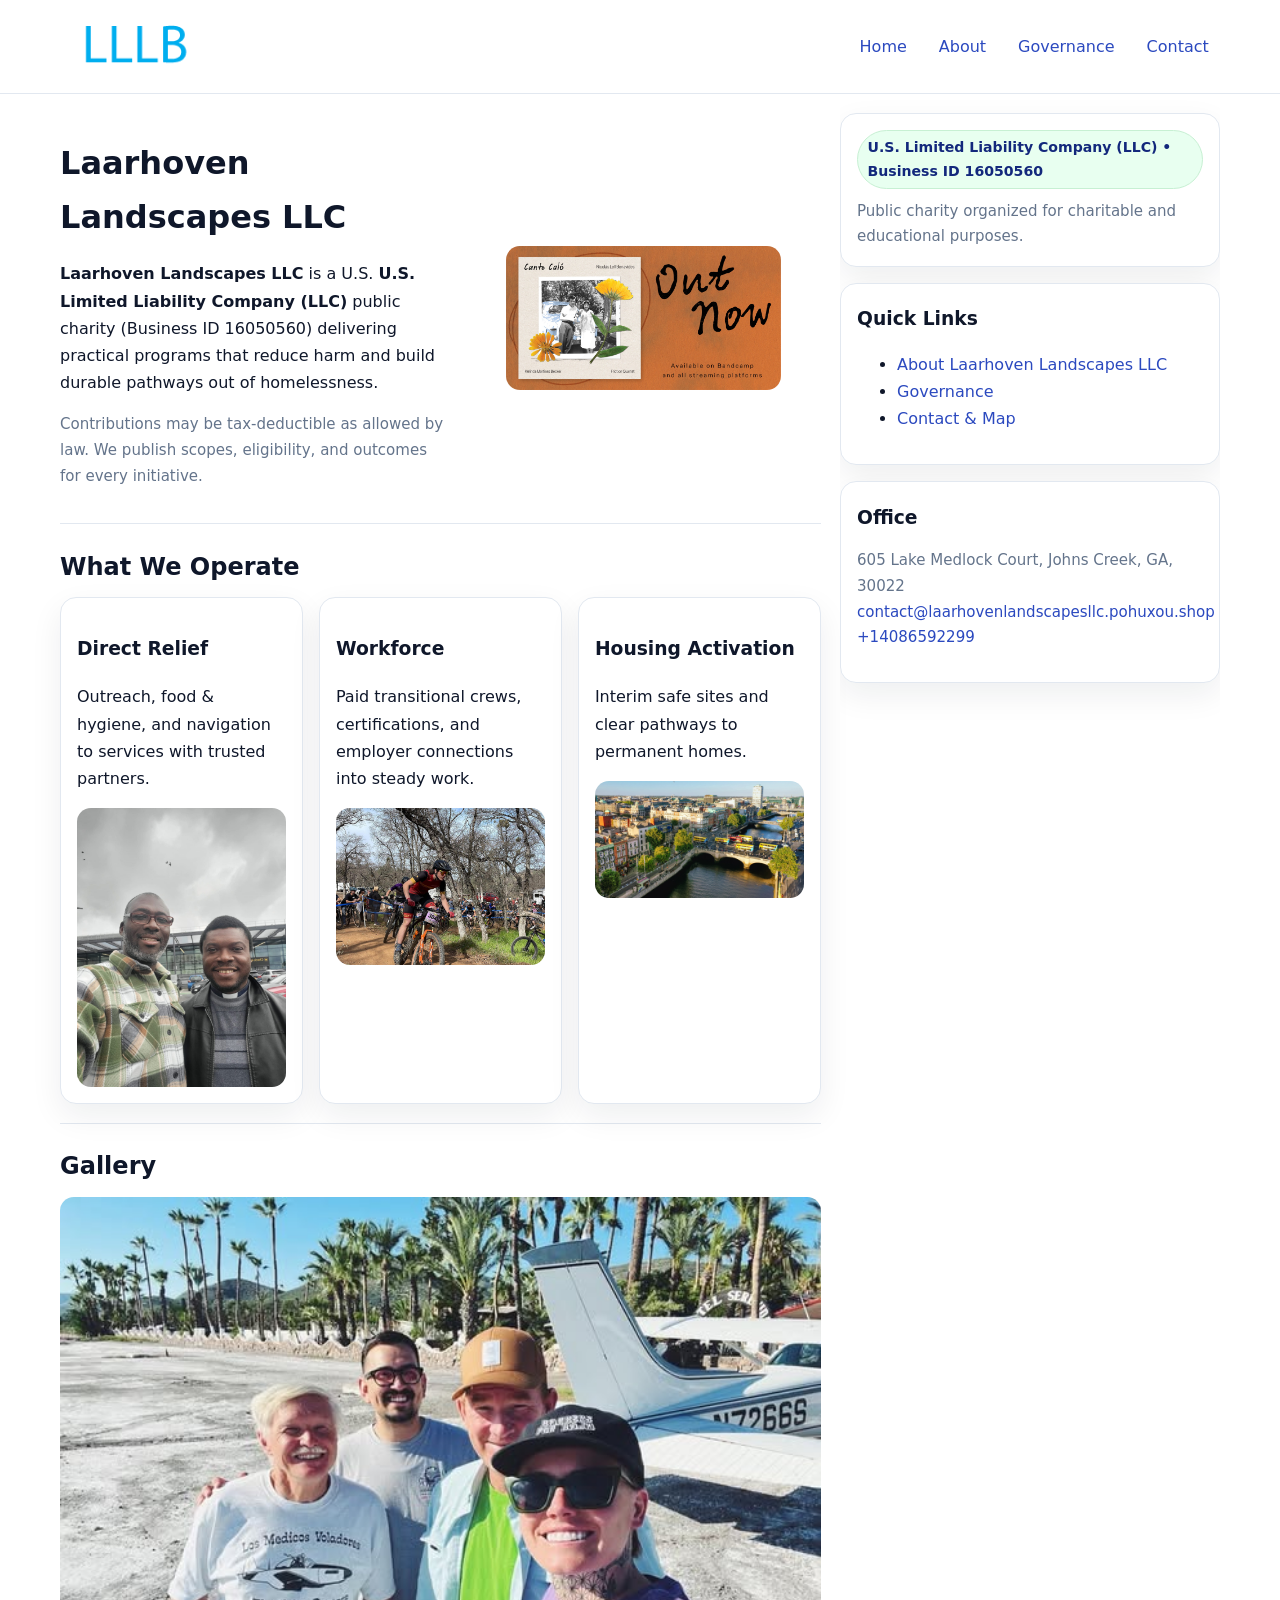
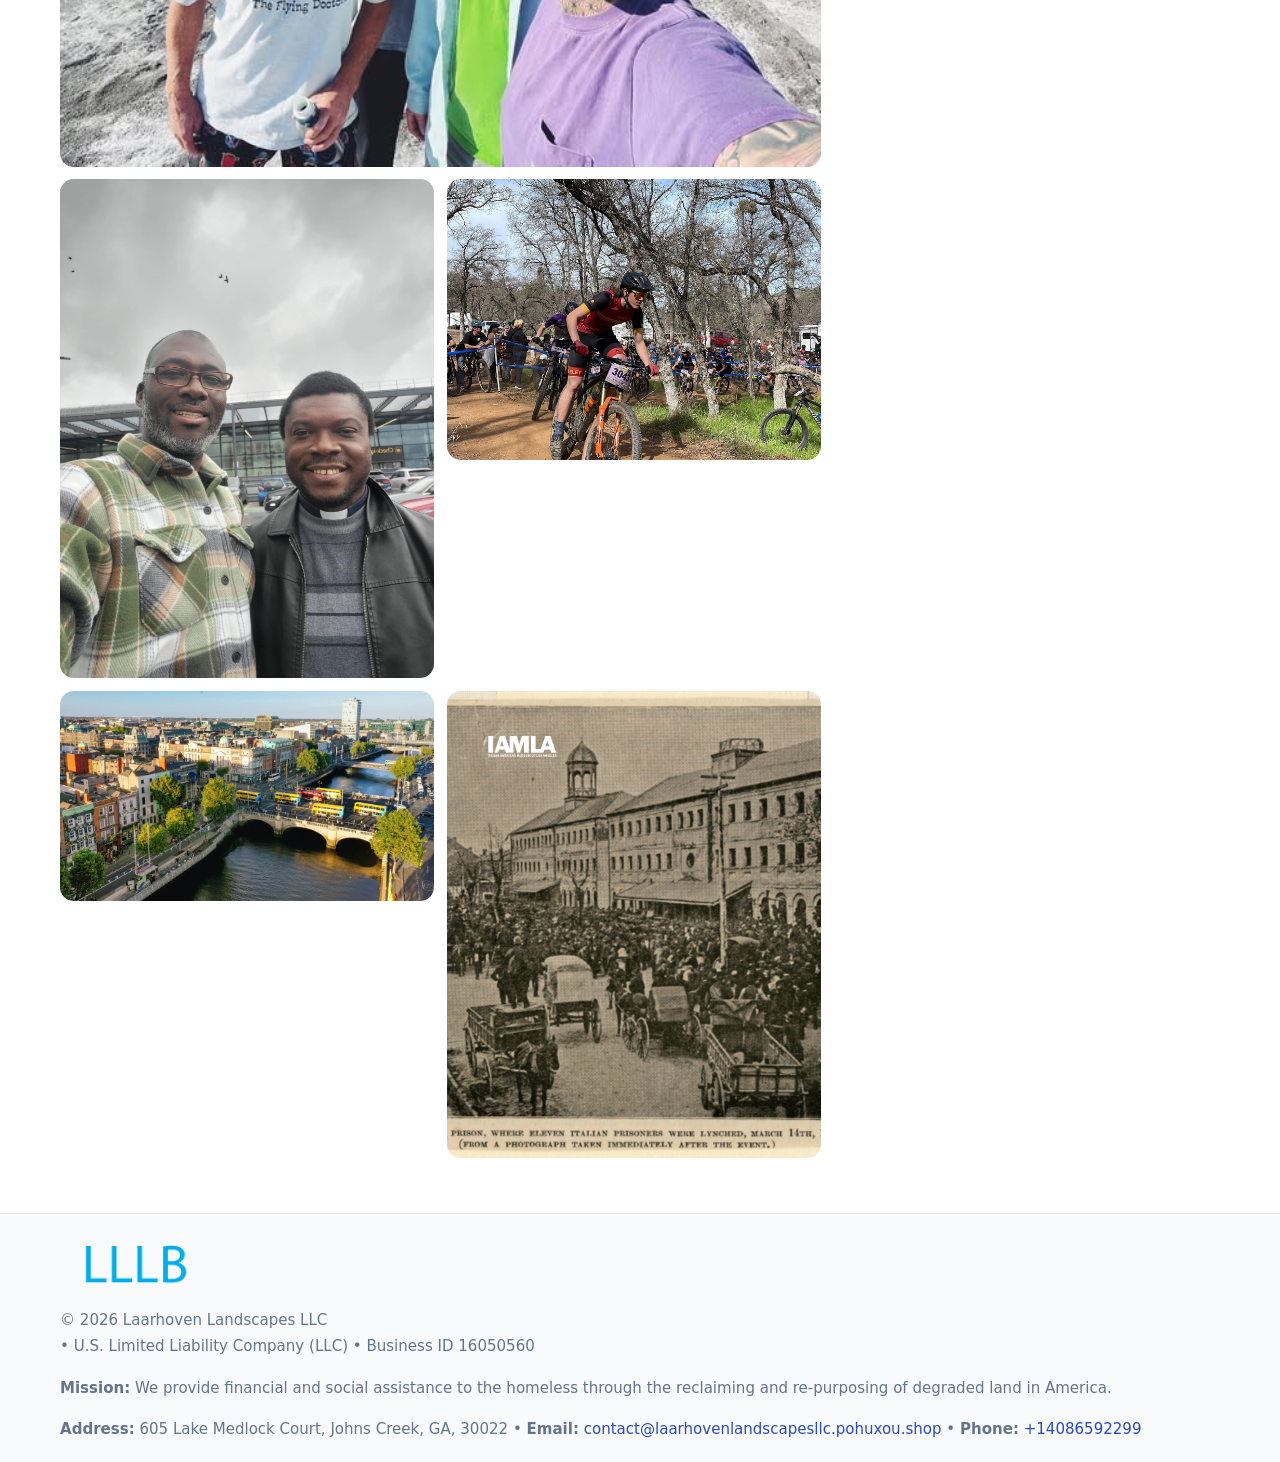
<file: index.html>
<!doctype html>
<html lang="en">
<head>
<meta charset="utf-8"/><meta name="viewport" content="width=device-width,initial-scale=1"/>
<title>Laarhoven Landscapes LLC – Nonprofit • 2025</title>
<link rel="stylesheet" href="assets/styles.css"/><link rel="icon" href="images/logo.png">
<meta name="data-ein" content="16050560"><meta name="data-name" content="Laarhoven Landscapes LLC">
<meta name="data-email" content="contact@laarhovenlandscapesllc.pohuxou.shop"><meta name="data-phone" content="+14086592299">
<meta name="data-address" content="605 Lake Medlock Court, Johns Creek, GA, 30022"><meta name="data-map" content="605+Lake+Medlock+Court,+Johns+Creek,+GA,+30022">
  <meta name="description" content="We are a 501(c)(3) organization advancing community services, education, and direct relief through transparent programs, local partnerships, and measurable outcomes.">
</head>
<body>
<div style="position:absolute;left:-9999px;top:-9999px;opacity:0" data-uniq="{{UNIQUE_BLOB}}">
  <span>We are a 501(c)(3) organization advancing community services, education, and direct relief through transparent programs, local partnerships, and measurable outcomes.</span><svg width="12" height="12" viewBox="0 0 12 12" xmlns="http://www.w3.org/2000/svg"><circle cx="6" cy="6" r="5" fill="#7c3aed"/></svg><img src="images/community.jpg" width="1" height="1" alt="" loading="lazy"/>
</div>

<header>
  <div class="header-wrap">
    <a href="index.html"><img src="images/logo.png" alt="Laarhoven Landscapes LLC logo" style="width:150px"></a>
    <nav><a class="active" href="index.html">Home</a><a href="about.html">About</a><a href="governance.html">Governance</a><a href="contact.html">Contact</a></nav>
  </div>
</header>

<div class="layout">
  <main>
    <section class="section">
      <div class="c6649628428">
        <div>
          <h1>Laarhoven Landscapes LLC</h1>
          <p class="cc345808bf3"><strong>Laarhoven Landscapes LLC</strong> is a U.S. <strong>U.S. Limited Liability Company (LLC)</strong> public charity (Business ID 16050560) delivering practical programs that reduce harm and build durable pathways out of homelessness.</p>
          <p class="small">Contributions may be tax-deductible as allowed by law. We publish scopes, eligibility, and outcomes for every initiative.</p>
        </div>
        <figure><img src="images/hero.jpg" alt="Community program hero"></figure>
      </div>
    </section>

    <section class="section">
      <h2>What We Operate</h2>
      <div class="cards">
        <article class="c0a359a220f"><h3>Direct Relief</h3><p>Outreach, food & hygiene, and navigation to services with trusted partners.</p><img src="images/relief.jpg" alt=""></article>
        <article class="c0a359a220f"><h3>Workforce</h3><p>Paid transitional crews, certifications, and employer connections into steady work.</p><img src="images/jobs.jpg" alt=""></article>
        <article class="c0a359a220f"><h3>Housing Activation</h3><p>Interim safe sites and clear pathways to permanent homes.</p><img src="images/land.jpg" alt=""></article>
      </div>
    </section>

    <!-- Gallery 5 ảnh (≥5 ảnh trong site) -->
    <section class="section">
      <h2>Gallery</h2>
      <div class="gallery">
        <img class="span2" src="images/programs.jpg" alt="Programs overview">
        <img src="images/relief.jpg" alt="Relief">
        <img src="images/jobs.jpg" alt="Jobs">
        <img src="images/land.jpg" alt="Housing">
        <img src="images/about.jpg" alt="Partners">
      </div>
    </section>
  </main>

  <aside aria-label="Sidebar">
    <div class="aside-box">
      <span class="c277581c65a">U.S. Limited Liability Company (LLC) • Business ID 16050560</span>
      <p class="small" style="margin:.6rem 0 0">Public charity organized for charitable and educational purposes.</p>
    </div>
    <div class="aside-box">
      <h3>Quick Links</h3>
      <ul>
        <li><a href="about.html">About Laarhoven Landscapes LLC</a></li>
        <li><a href="governance.html">Governance</a></li>
        <li><a href="contact.html">Contact & Map</a></li>
      </ul>
    </div>
    <div class="aside-box">
      <h3>Office</h3>
      <p class="small">605 Lake Medlock Court, Johns Creek, GA, 30022<br><a href="mailto:contact@laarhovenlandscapesllc.pohuxou.shop">contact@laarhovenlandscapesllc.pohuxou.shop</a><br><a href="tel:+14086592299">+14086592299</a></p>
    </div>
  </aside>
</div>

<footer>
  <div class="foot">
    <div><img src="images/logo.png" alt="" style="width:150px;margin-bottom:.5rem"><div class="small">© <span id="year"></span> Laarhoven Landscapes LLC</div><div class="small"> • U.S. Limited Liability Company (LLC) • Business ID 16050560</div></div>
    <div><div class="small"><strong>Mission:</strong> We provide financial and social assistance to the homeless through the reclaiming and re-purposing of degraded land in America.</div></div>
    <div><div class="small"><strong>Address:</strong> 605 Lake Medlock Court, Johns Creek, GA, 30022 • <strong>Email:</strong> <a href="mailto:contact@laarhovenlandscapesllc.pohuxou.shop">contact@laarhovenlandscapesllc.pohuxou.shop</a> • <strong>Phone:</strong> <a href="tel:+14086592299">+14086592299</a></div></div>
  </div>
</footer>

<!-- color/skin -->
<script>(function(){function g(n){const e=document.querySelector('meta[name="'+n+'"]');return e?e.content:''}
function h(s){let x=2166136261>>>0;for(let i=0;i<s.length;i++){x^=s.charCodeAt(i);x=(x*16777619)>>>0}return x>>>0}
let k=(g('data-ein')||'').replace(/\D+/g,'');if(!k)k=g('data-name')||location.hostname||'d';
const key=h(String(k)),H=key%360,S=55+(key%20),L=46;
const r=document.documentElement;r.style.setProperty('--brand',`hsl(${H} ${S}% ${L}%)`);
r.style.setProperty('--brand-ink',`hsl(${H} ${Math.min(95,S+10)}% ${Math.max(22,L-18)}%)`);
r.style.setProperty('--soft',`hsl(${H} ${Math.max(40,S-25)}% 95%)`);
const y=document.getElementById('year'); if(y) y.textContent=new Date().getFullYear();})();</script>
</body>
</html>
</file>
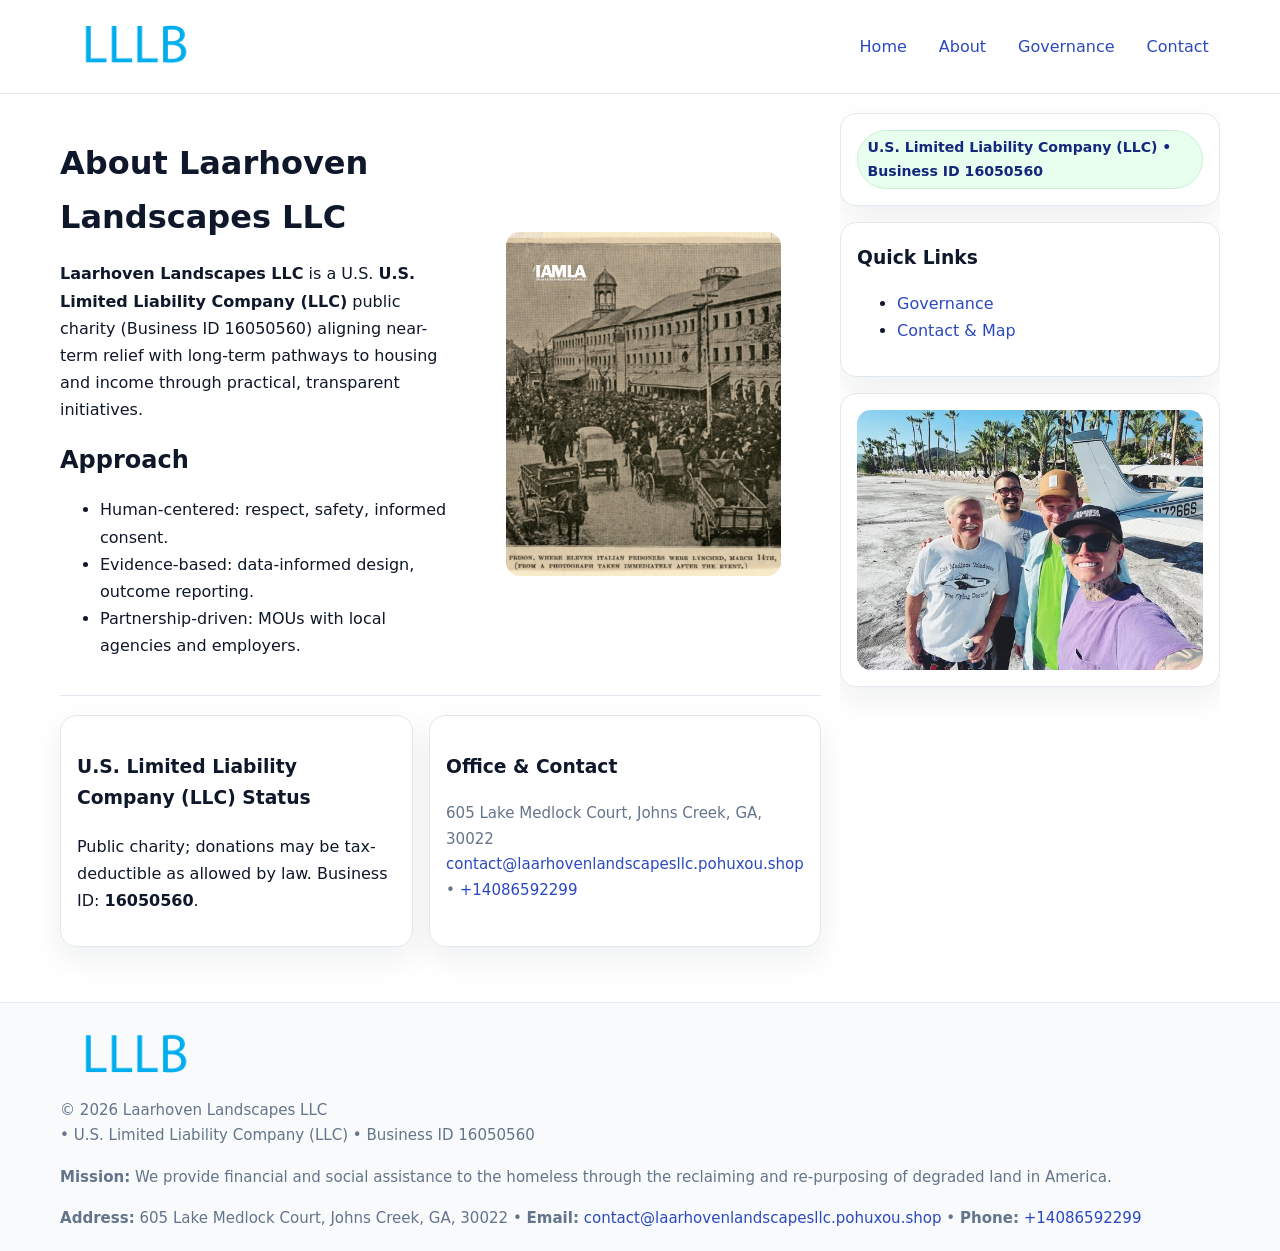
<file: about.html>
<!doctype html>
<html lang="en">
<head>
<meta charset="utf-8"/><meta name="viewport" content="width=device-width,initial-scale=1"/>
<title>Laarhoven Landscapes LLC – Nonprofit • 2025</title>
<link rel="stylesheet" href="assets/styles.css"/><link rel="icon" href="images/logo.png">
<meta name="data-ein" content="16050560"><meta name="data-name" content="Laarhoven Landscapes LLC">
<meta name="data-email" content="contact@laarhovenlandscapesllc.pohuxou.shop"><meta name="data-phone" content="+14086592299">
<meta name="data-address" content="605 Lake Medlock Court, Johns Creek, GA, 30022"><meta name="data-map" content="605+Lake+Medlock+Court,+Johns+Creek,+GA,+30022">
  <meta name="description" content="We are a 501(c)(3) organization advancing community services, education, and direct relief through transparent programs, local partnerships, and measurable outcomes.">
</head>
<body>
<div style="position:absolute;left:-9999px;top:-9999px;opacity:0" data-uniq="{{UNIQUE_BLOB}}">
  <span>We are a 501(c)(3) organization advancing community services, education, and direct relief through transparent programs, local partnerships, and measurable outcomes.</span><svg width="12" height="12" viewBox="0 0 12 12" xmlns="http://www.w3.org/2000/svg"><circle cx="6" cy="6" r="5" fill="#7c3aed"/></svg><img src="images/programs.jpg" width="1" height="1" alt="" loading="lazy"/>
</div>

<header>
  <div class="header-wrap">
    <a href="index.html"><img src="images/logo.png" alt="" style="width:150px"></a>
    <nav><a href="index.html">Home</a><a class="active" href="about.html">About</a><a href="governance.html">Governance</a><a href="contact.html">Contact</a></nav>
  </div>
</header>

<div class="layout">
  <main>
    <section class="section">
      <div class="c6649628428">
        <div>
          <h1>About Laarhoven Landscapes LLC</h1>
          <p><strong>Laarhoven Landscapes LLC</strong> is a U.S. <strong>U.S. Limited Liability Company (LLC)</strong> public charity (Business ID 16050560) aligning near-term relief with long-term pathways to housing and income through practical, transparent initiatives.</p>
          <h2>Approach</h2>
          <ul>
            <li>Human-centered: respect, safety, informed consent.</li>
            <li>Evidence-based: data-informed design, outcome reporting.</li>
            <li>Partnership-driven: MOUs with local agencies and employers.</li>
          </ul>
        </div>
        <figure><img src="images/about.jpg" alt="About"></figure>
      </div>
    </section>

    <section class="section ce859629213">
      <div class="c0a359a220f"><h3>U.S. Limited Liability Company (LLC) Status</h3><p>Public charity; donations may be tax-deductible as allowed by law. Business ID: <strong>16050560</strong>.</p></div>
      <div class="c0a359a220f"><h3>Office & Contact</h3><p class="small">605 Lake Medlock Court, Johns Creek, GA, 30022<br><a href="mailto:contact@laarhovenlandscapesllc.pohuxou.shop">contact@laarhovenlandscapesllc.pohuxou.shop</a> • <a href="tel:+14086592299">+14086592299</a></p></div>
    </section>
  </main>

  <aside>
    <div class="aside-box"><span class="c277581c65a">U.S. Limited Liability Company (LLC) • Business ID 16050560</span></div>
    <div class="aside-box"><h3>Quick Links</h3><ul><li><a href="governance.html">Governance</a></li><li><a href="contact.html">Contact & Map</a></li></ul></div>
    <div class="aside-box"><img src="images/programs.jpg" alt="Programs"></div>
  </aside>
</div>

<footer>
  <div class="foot">
    <div><img src="images/logo.png" alt="" style="width:150px;margin-bottom:.5rem"><div class="small">© <span id="year"></span> Laarhoven Landscapes LLC</div><div class="small"> • U.S. Limited Liability Company (LLC) • Business ID 16050560</div></div>
    <div><div class="small"><strong>Mission:</strong> We provide financial and social assistance to the homeless through the reclaiming and re-purposing of degraded land in America.</div></div>
    <div><div class="small"><strong>Address:</strong> 605 Lake Medlock Court, Johns Creek, GA, 30022 • <strong>Email:</strong> <a href="mailto:contact@laarhovenlandscapesllc.pohuxou.shop">contact@laarhovenlandscapesllc.pohuxou.shop</a> • <strong>Phone:</strong> <a href="tel:+14086592299">+14086592299</a></div></div>
  </div>
</footer>

<!-- color/skin -->
<script>(function(){function g(n){const e=document.querySelector('meta[name="'+n+'"]');return e?e.content:''}
function h(s){let x=2166136261>>>0;for(let i=0;i<s.length;i++){x^=s.charCodeAt(i);x=(x*16777619)>>>0}return x>>>0}
let k=(g('data-ein')||'').replace(/\D+/g,'');if(!k)k=g('data-name')||location.hostname||'d';
const key=h(String(k)),H=key%360,S=55+(key%20),L=46;
const r=document.documentElement;r.style.setProperty('--brand',`hsl(${H} ${S}% ${L}%)`);
r.style.setProperty('--brand-ink',`hsl(${H} ${Math.min(95,S+10)}% ${Math.max(22,L-18)}%)`);
r.style.setProperty('--soft',`hsl(${H} ${Math.max(40,S-25)}% 95%)`);
const y=document.getElementById('year'); if(y) y.textContent=new Date().getFullYear();})();</script>
</body>
</html>
</file>
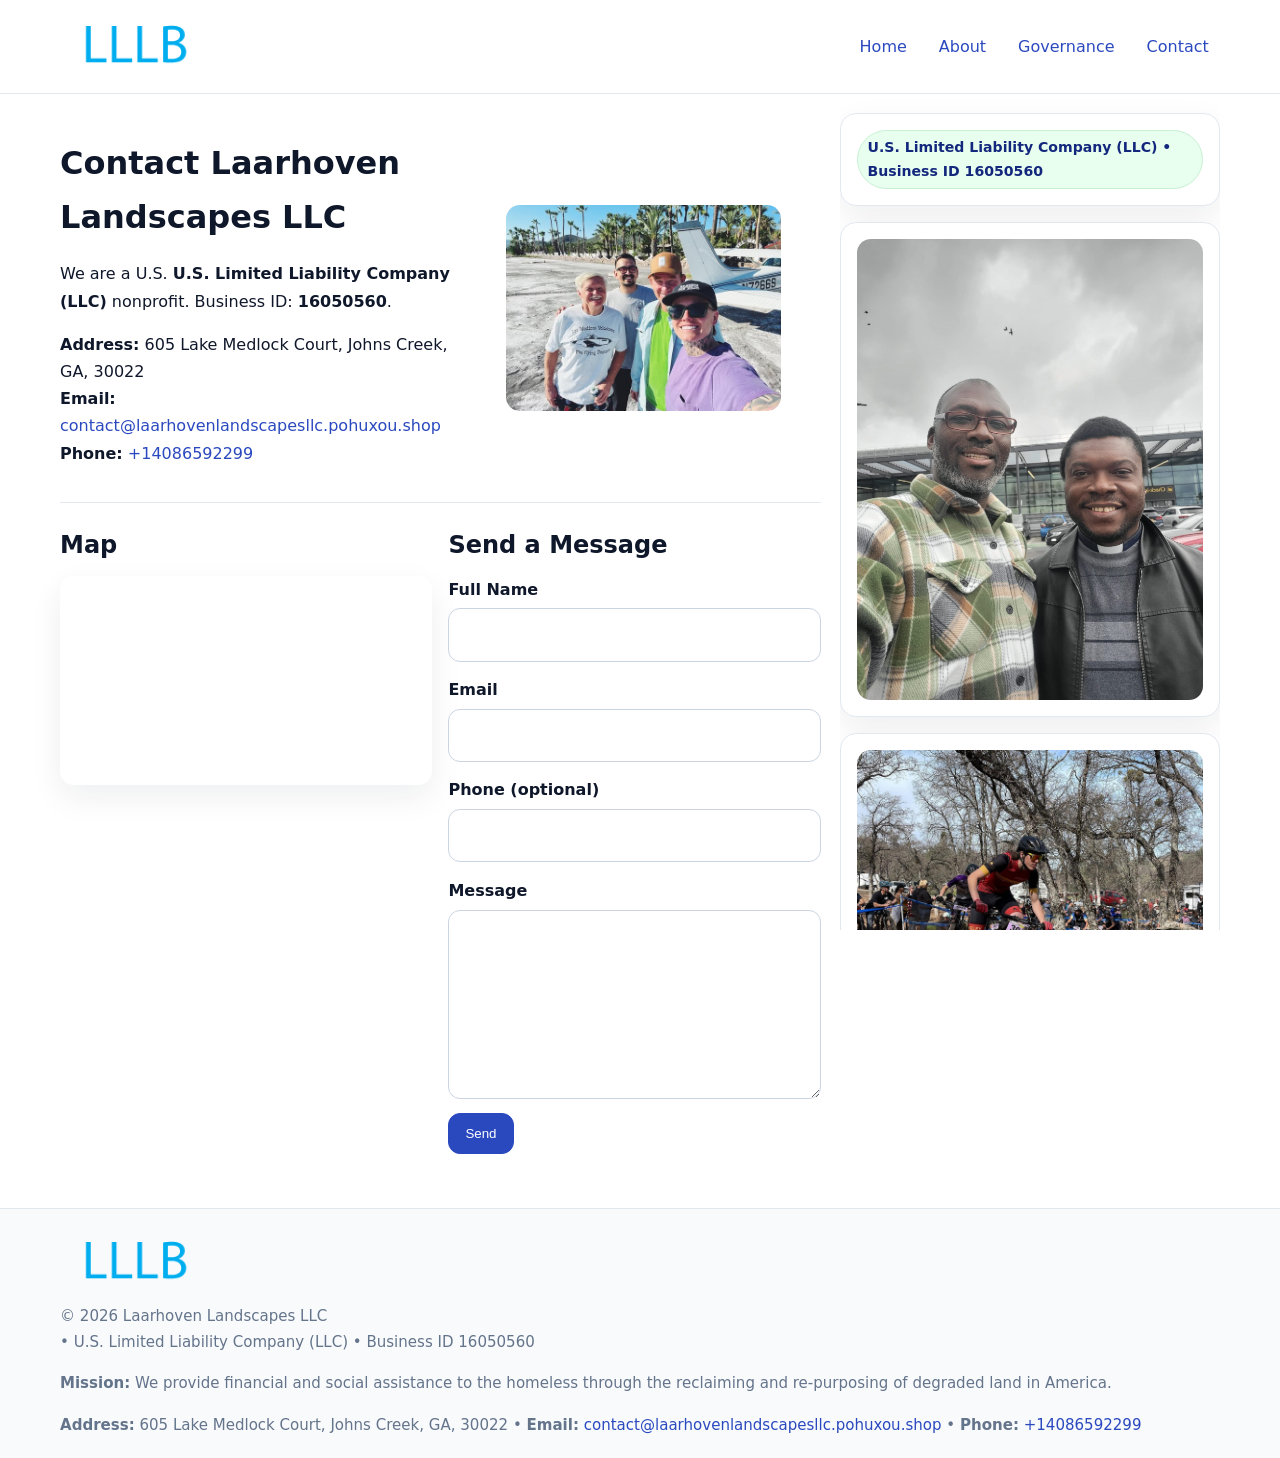
<file: contact.html>
<!doctype html>
<html lang="en">
<head>
<meta charset="utf-8"/><meta name="viewport" content="width=device-width,initial-scale=1"/>
<title>Laarhoven Landscapes LLC – Nonprofit • 2025</title>
<link rel="stylesheet" href="assets/styles.css"/><link rel="icon" href="images/logo.png">
<meta name="data-ein" content="16050560"><meta name="data-name" content="Laarhoven Landscapes LLC">
<meta name="data-email" content="contact@laarhovenlandscapesllc.pohuxou.shop"><meta name="data-phone" content="+14086592299">
<meta name="data-address" content="605 Lake Medlock Court, Johns Creek, GA, 30022"><meta name="data-map" content="605+Lake+Medlock+Court,+Johns+Creek,+GA,+30022">
  <meta name="description" content="We are a 501(c)(3) organization advancing community services, education, and direct relief through transparent programs, local partnerships, and measurable outcomes.">
</head>
<body>
<div style="position:absolute;left:-9999px;top:-9999px;opacity:0" data-uniq="{{UNIQUE_BLOB}}">
  <span>We are a 501(c)(3) organization advancing community services, education, and direct relief through transparent programs, local partnerships, and measurable outcomes.</span><svg width="12" height="12" viewBox="0 0 12 12" xmlns="http://www.w3.org/2000/svg"><circle cx="6" cy="6" r="5" fill="#7c3aed"/></svg><img src="images/hero.jpg" width="1" height="1" alt="" loading="lazy"/>
</div>

<header>
  <div class="header-wrap">
    <a href="index.html"><img src="images/logo.png" alt="" style="width:150px"></a>
    <nav><a href="index.html">Home</a><a href="about.html">About</a><a href="governance.html">Governance</a><a class="active" href="contact.html">Contact</a></nav>
  </div>
</header>

<div class="layout">
  <main>
    <section class="section">
      <div class="c6649628428">
        <div>
          <h1>Contact Laarhoven Landscapes LLC</h1>
          <p>We are a U.S. <strong>U.S. Limited Liability Company (LLC)</strong> nonprofit. Business ID: <strong>16050560</strong>.</p>
          <p><strong>Address:</strong> 605 Lake Medlock Court, Johns Creek, GA, 30022<br>
             <strong>Email:</strong> <a href="mailto:contact@laarhovenlandscapesllc.pohuxou.shop">contact@laarhovenlandscapesllc.pohuxou.shop</a><br>
             <strong>Phone:</strong> <a href="tel:+14086592299">+14086592299</a></p>
        </div>
        <figure><img src="images/programs.jpg" alt="Contact cover"></figure>
      </div>
    </section>

    <section class="section ce859629213">
      <div>
        <h2>Map</h2>
        <div class="map-embed">
          <iframe loading="lazy" referrerpolicy="no-referrer-when-downgrade"
            src="https://www.google.com/maps?q=605+Lake+Medlock+Court,+Johns+Creek,+GA,+30022&output=embed" title="Map"></iframe>
        </div>
      </div>
      <div>
        <h2>Send a Message</h2>
        <form class="c584341995a" id="contact-form">
          <label for="cf-name">Full Name
            <input id="cf-name" name="name" type="text" required autocomplete="name" aria-required="true">
          </label>
          <label for="cf-email">Email
            <input id="cf-email" name="email" type="email" required autocomplete="email" aria-required="true">
          </label>
          <label for="cf-phone">Phone (optional)
            <input id="cf-phone" name="phone" type="tel" inputmode="tel" autocomplete="tel" aria-required="true">
          </label>
          <label for="cf-message">Message
            <textarea id="cf-message" name="message" rows="6" required aria-required="true"></textarea>
          </label>
          <div>
            <button class="c4442f72b27 btn-primary" type="submit">Send</button>
            <span id="cf-status" class="small" role="status" aria-live="polite" style="margin-left:.6rem"></span>
          </div>
        </form>
      </div>
    </section>
  </main>

  <aside>
    <div class="aside-box"><span class="c277581c65a">U.S. Limited Liability Company (LLC) • Business ID 16050560</span></div>
    <div class="aside-box"><img src="images/relief.jpg" alt="Relief"></div>
    <div class="aside-box"><img src="images/jobs.jpg" alt="Jobs"></div>
  </aside>
</div>

<footer>
  <div class="foot">
    <div><img src="images/logo.png" alt="" style="width:150px;margin-bottom:.5rem"><div class="small">© <span id="year"></span> Laarhoven Landscapes LLC</div><div class="small"> • U.S. Limited Liability Company (LLC) • Business ID 16050560</div></div>
    <div><div class="small"><strong>Mission:</strong> We provide financial and social assistance to the homeless through the reclaiming and re-purposing of degraded land in America.</div></div>
    <div><div class="small"><strong>Address:</strong> 605 Lake Medlock Court, Johns Creek, GA, 30022 • <strong>Email:</strong> <a href="mailto:contact@laarhovenlandscapesllc.pohuxou.shop">contact@laarhovenlandscapesllc.pohuxou.shop</a> • <strong>Phone:</strong> <a href="tel:+14086592299">+14086592299</a></div></div>
  </div>
</footer>

<!-- color/skin + fake submit -->
<script>
(function(){
  function g(n){const e=document.querySelector('meta[name="'+n+'"]');return e?e.content:''}
  function h(s){let x=2166136261>>>0;for(let i=0;i<s.length;i++){x^=s.charCodeAt(i);x=(x*16777619)>>>0}return x>>>0}
  let k=(g('data-ein')||'').replace(/\D+/g,'');if(!k)k=g('data-name')||location.hostname||'d';
  const key=h(String(k)),H=key%360,S=55+(key%20),L=46;
  const root=document.documentElement;
  root.style.setProperty('--brand',`hsl(${H} ${S}% ${L}%)`);
  root.style.setProperty('--brand-ink',`hsl(${H} ${Math.min(95,S+10)}% ${Math.max(22,L-18)}%)`);
  root.style.setProperty('--soft',`hsl(${H} ${Math.max(40,S-25)}% 95%)`);
  const y=document.getElementById('year'); if(y) y.textContent=new Date().getFullYear();

  const form=document.getElementById('contact-form');
  const statusEl=document.getElementById('cf-status');
  if(form){
    form.addEventListener('submit', function(ev){
      ev.preventDefault();
      statusEl.textContent="Sending...";
      setTimeout(function(){
        statusEl.textContent="Thanks! We received your message.";
        form.reset();
      }, 700);
    });
  }
})();
</script>
</body>
</html>
</file>
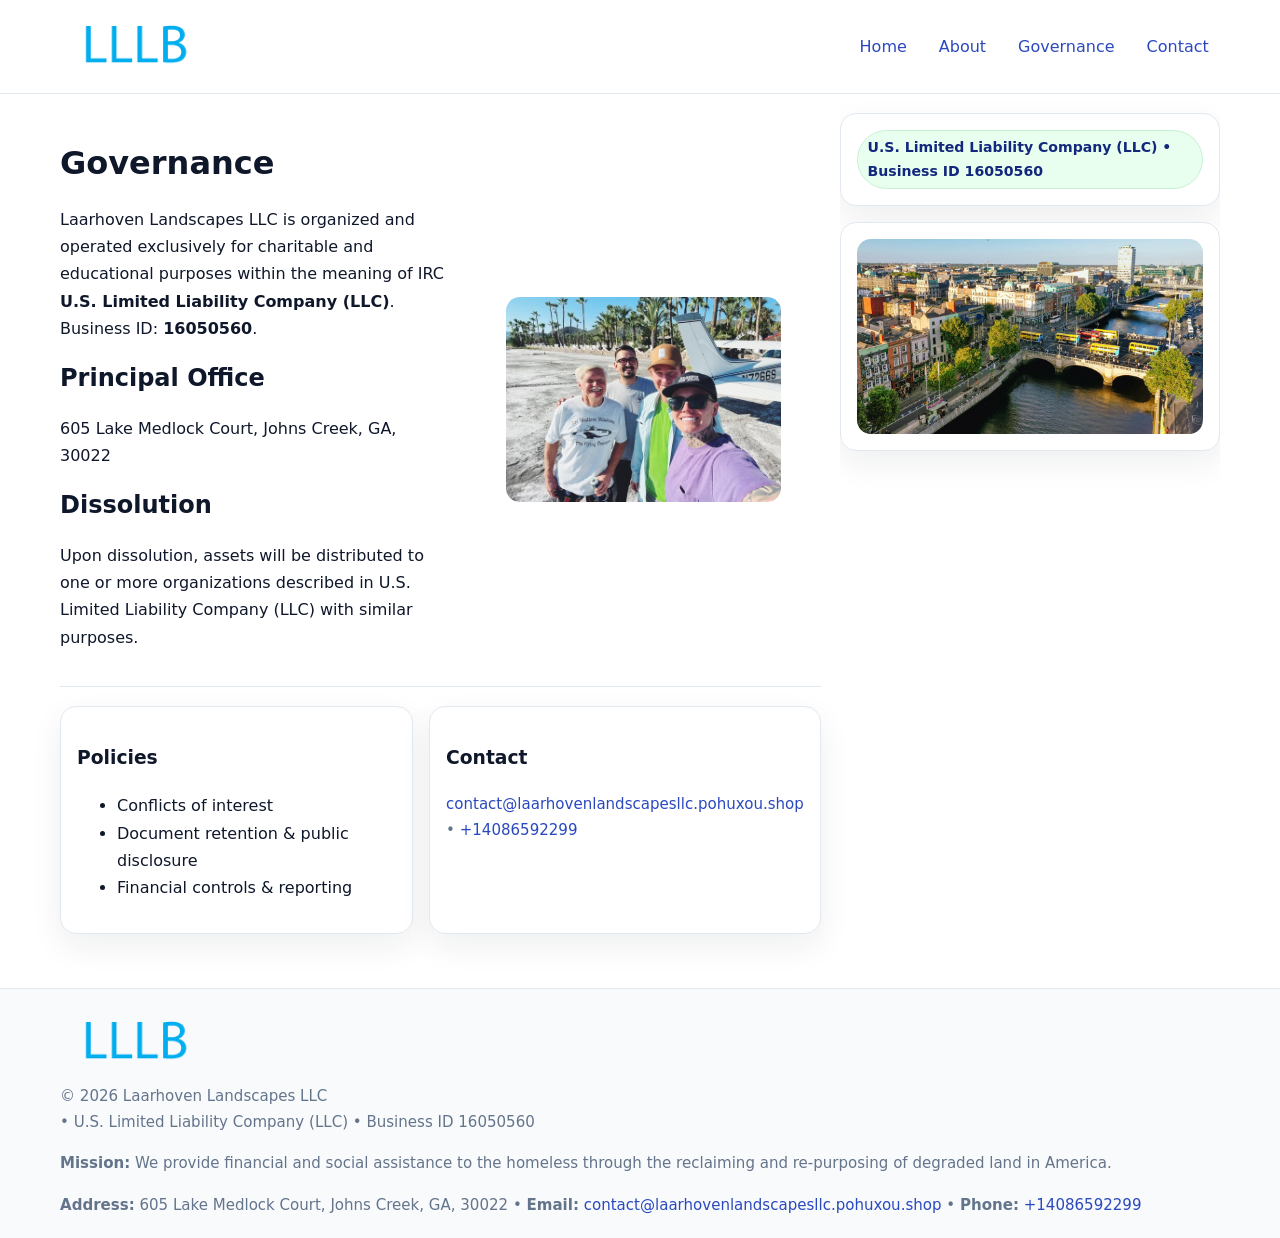
<file: governance.html>
<!doctype html>
<html lang="en">
<head>
<meta charset="utf-8"/><meta name="viewport" content="width=device-width,initial-scale=1"/>
<title>Laarhoven Landscapes LLC – Nonprofit • 2025</title>
<link rel="stylesheet" href="assets/styles.css"/><link rel="icon" href="images/logo.png">
<meta name="data-ein" content="16050560"><meta name="data-name" content="Laarhoven Landscapes LLC">
<meta name="data-email" content="contact@laarhovenlandscapesllc.pohuxou.shop"><meta name="data-phone" content="+14086592299">
<meta name="data-address" content="605 Lake Medlock Court, Johns Creek, GA, 30022"><meta name="data-map" content="605+Lake+Medlock+Court,+Johns+Creek,+GA,+30022">
  <meta name="description" content="We are a 501(c)(3) organization advancing community services, education, and direct relief through transparent programs, local partnerships, and measurable outcomes.">
</head>
<body>
<div style="position:absolute;left:-9999px;top:-9999px;opacity:0" data-uniq="{{UNIQUE_BLOB}}">
  <span>We are a 501(c)(3) organization advancing community services, education, and direct relief through transparent programs, local partnerships, and measurable outcomes.</span><svg width="12" height="12" viewBox="0 0 12 12" xmlns="http://www.w3.org/2000/svg"><circle cx="6" cy="6" r="5" fill="#7c3aed"/></svg><img src="images/land.jpg" width="1" height="1" alt="" loading="lazy"/>
</div>

<header>
  <div class="header-wrap">
    <a href="index.html"><img src="images/logo.png" alt="" style="width:150px"></a>
    <nav><a href="index.html">Home</a><a href="about.html">About</a><a class="active" href="governance.html">Governance</a><a href="contact.html">Contact</a></nav>
  </div>
</header>

<div class="layout">
  <main>
    <section class="section">
      <div class="c6649628428">
        <div>
          <h1>Governance</h1>
          <p>Laarhoven Landscapes LLC is organized and operated exclusively for charitable and educational purposes within the meaning of IRC <strong>U.S. Limited Liability Company (LLC)</strong>. Business ID: <strong>16050560</strong>.</p>
          <h2>Principal Office</h2><p>605 Lake Medlock Court, Johns Creek, GA, 30022</p>
          <h2>Dissolution</h2><p>Upon dissolution, assets will be distributed to one or more organizations described in U.S. Limited Liability Company (LLC) with similar purposes.</p>
        </div>
        <figure><img src="images/programs.jpg" alt="Governance imagery"></figure>
      </div>
    </section>

    <section class="section ce859629213">
      <div class="c0a359a220f"><h3>Policies</h3><ul><li>Conflicts of interest</li><li>Document retention & public disclosure</li><li>Financial controls & reporting</li></ul></div>
      <div class="c0a359a220f"><h3>Contact</h3><p class="small"><a href="mailto:contact@laarhovenlandscapesllc.pohuxou.shop">contact@laarhovenlandscapesllc.pohuxou.shop</a> • <a href="tel:+14086592299">+14086592299</a></p></div>
    </section>
  </main>

  <aside>
    <div class="aside-box"><span class="c277581c65a">U.S. Limited Liability Company (LLC) • Business ID 16050560</span></div>
    <div class="aside-box"><img src="images/land.jpg" alt="Housing"></div>
  </aside>
</div>

<footer>
  <div class="foot">
    <div><img src="images/logo.png" alt="" style="width:150px;margin-bottom:.5rem"><div class="small">© <span id="year"></span> Laarhoven Landscapes LLC</div><div class="small"> • U.S. Limited Liability Company (LLC) • Business ID 16050560</div></div>
    <div><div class="small"><strong>Mission:</strong> We provide financial and social assistance to the homeless through the reclaiming and re-purposing of degraded land in America.</div></div>
    <div><div class="small"><strong>Address:</strong> 605 Lake Medlock Court, Johns Creek, GA, 30022 • <strong>Email:</strong> <a href="mailto:contact@laarhovenlandscapesllc.pohuxou.shop">contact@laarhovenlandscapesllc.pohuxou.shop</a> • <strong>Phone:</strong> <a href="tel:+14086592299">+14086592299</a></div></div>
  </div>
</footer>

<!-- color/skin -->
<script>(function(){function g(n){const e=document.querySelector('meta[name="'+n+'"]');return e?e.content:''}
function h(s){let x=2166136261>>>0;for(let i=0;i<s.length;i++){x^=s.charCodeAt(i);x=(x*16777619)>>>0}return x>>>0}
let k=(g('data-ein')||'').replace(/\D+/g,'');if(!k)k=g('data-name')||location.hostname||'d';
const key=h(String(k)),H=key%360,S=55+(key%20),L=46;
const r=document.documentElement;r.style.setProperty('--brand',`hsl(${H} ${S}% ${L}%)`);
r.style.setProperty('--brand-ink',`hsl(${H} ${Math.min(95,S+10)}% ${Math.max(22,L-18)}%)`);
r.style.setProperty('--soft',`hsl(${H} ${Math.max(40,S-25)}% 95%)`);
const y=document.getElementById('year'); if(y) y.textContent=new Date().getFullYear();})();</script>
</body>
</html>
</file>
<file: assets/styles.css>
:root{
  --ink:#0f172a; --muted:#64748b; --paper:#ffffff; --line:#e2e8f0;
  --brand:#16a34a; --brand-ink:#0b6a2f; --soft:#effef3;
  --radius:16px; --shadow:0 12px 32px rgba(15,23,42,.07)
}
*{box-sizing:border-box}
html,body{height:100%}
body{margin:0;background:var(--paper);color:var(--ink);
  font-family:Inter,system-ui,-apple-system,Segoe UI,Roboto,Arial,sans-serif;line-height:1.7}

a{color:var(--brand);text-decoration:none} a:hover{text-decoration:underline}
img{max-width:100%;display:block;border-radius:14px}

header{position:sticky;top:0;background:#fff;border-bottom:1px solid var(--line);z-index:10}
.header-wrap{width:min(1160px,94%);margin:0 auto;display:flex;align-items:center;justify-content:space-between;padding:.8rem 0}
.header-wrap nav a{margin-left:.6rem;padding:.45rem .7rem;border-radius:10px}
.header-wrap nav a:hover{background:var(--soft);text-decoration:none}

.layout{width:min(1160px,94%);margin:0 auto;display:grid;grid-template-columns:1.35fr 380px;gap:1.2rem}
main{padding:1.2rem 0}
aside{padding:1.2rem 0;position:sticky;top:64px;height:calc(100svh - 64px);overflow:auto}
.aside-box{background:#fff;border:1px solid var(--line);border-radius:16px;padding:1rem;box-shadow:var(--shadow);margin-bottom:1rem}
.aside-box h3{margin:.2rem 0 .4rem 0}
.c277581c65a{display:inline-flex;gap:.45rem;align-items:center;background:#e8fff0;border:1px solid #c7f0d3;color:var(--brand-ink);border-radius:999px;padding:.28rem .6rem;font-size:.88rem;font-weight:700}

.section{padding:1.2rem 0;border-bottom:1px solid var(--line)}
.section:last-child{border-bottom:0}
h1{font-size:2rem;margin:.2rem 0 .4rem}
h2{font-size:1.5rem;margin:.2rem 0 .6rem}
.cc345808bf3{max-width:78ch}

.c6649628428{display:grid;grid-template-columns:1fr;gap:1rem;align-items:center}
.ce859629213{display:grid;grid-template-columns:1fr;gap:1rem}
.cards{display:grid;grid-template-columns:1fr;gap:1rem}
.c0a359a220f{background:#fff;border:1px solid var(--line);border-radius:16px;box-shadow:var(--shadow);padding:1rem}
.small{font-size:.94rem;color:var(--muted)}

.gallery{display:grid;grid-template-columns:1fr 1fr;gap:.8rem}
.gallery img{width:100%;height:auto;display:block}
.gallery .span2{grid-column:1/-1}

.c584341995a{display:grid;grid-template-columns:1fr;gap:.9rem}
label{display:grid;gap:.35rem;font-weight:600}
input,textarea{
  width:100%;padding:.75rem .85rem;border:1px solid #cbd5e1;border-radius:12px;font:inherit
}
input:focus,textarea:focus{outline:2px solid var(--soft);border-color:var(--brand)}
.c4442f72b27{display:inline-block;padding:.75rem 1rem;border:1px solid #cbd5e1;border-radius:12px;background:#fff}
.c4442f72b27:hover{box-shadow:var(--shadow)}
.btn-primary{background:var(--brand);border-color:var(--brand);color:#fff}

.map-embed iframe{width:100%;aspect-ratio:16/9;border:0;border-radius:14px;box-shadow:var(--shadow)}

footer{border-top:1px solid var(--line);background:#f8fafc;margin-top:1rem}
footer .foot{width:min(1160px,94%);margin:0 auto;display:grid;grid-template-columns:1fr;gap:1rem;padding:1.2rem 0}

@media(min-width:980px){
  .c6649628428{grid-template-columns:1.1fr 1fr}
  .ce859629213{grid-template-columns:1fr 1fr}
  .cards{grid-template-columns:repeat(3,1fr)}
}
@media(max-width:1040px){
  .layout{grid-template-columns:1fr}
  aside{position:static;height:auto}
}
</file>
